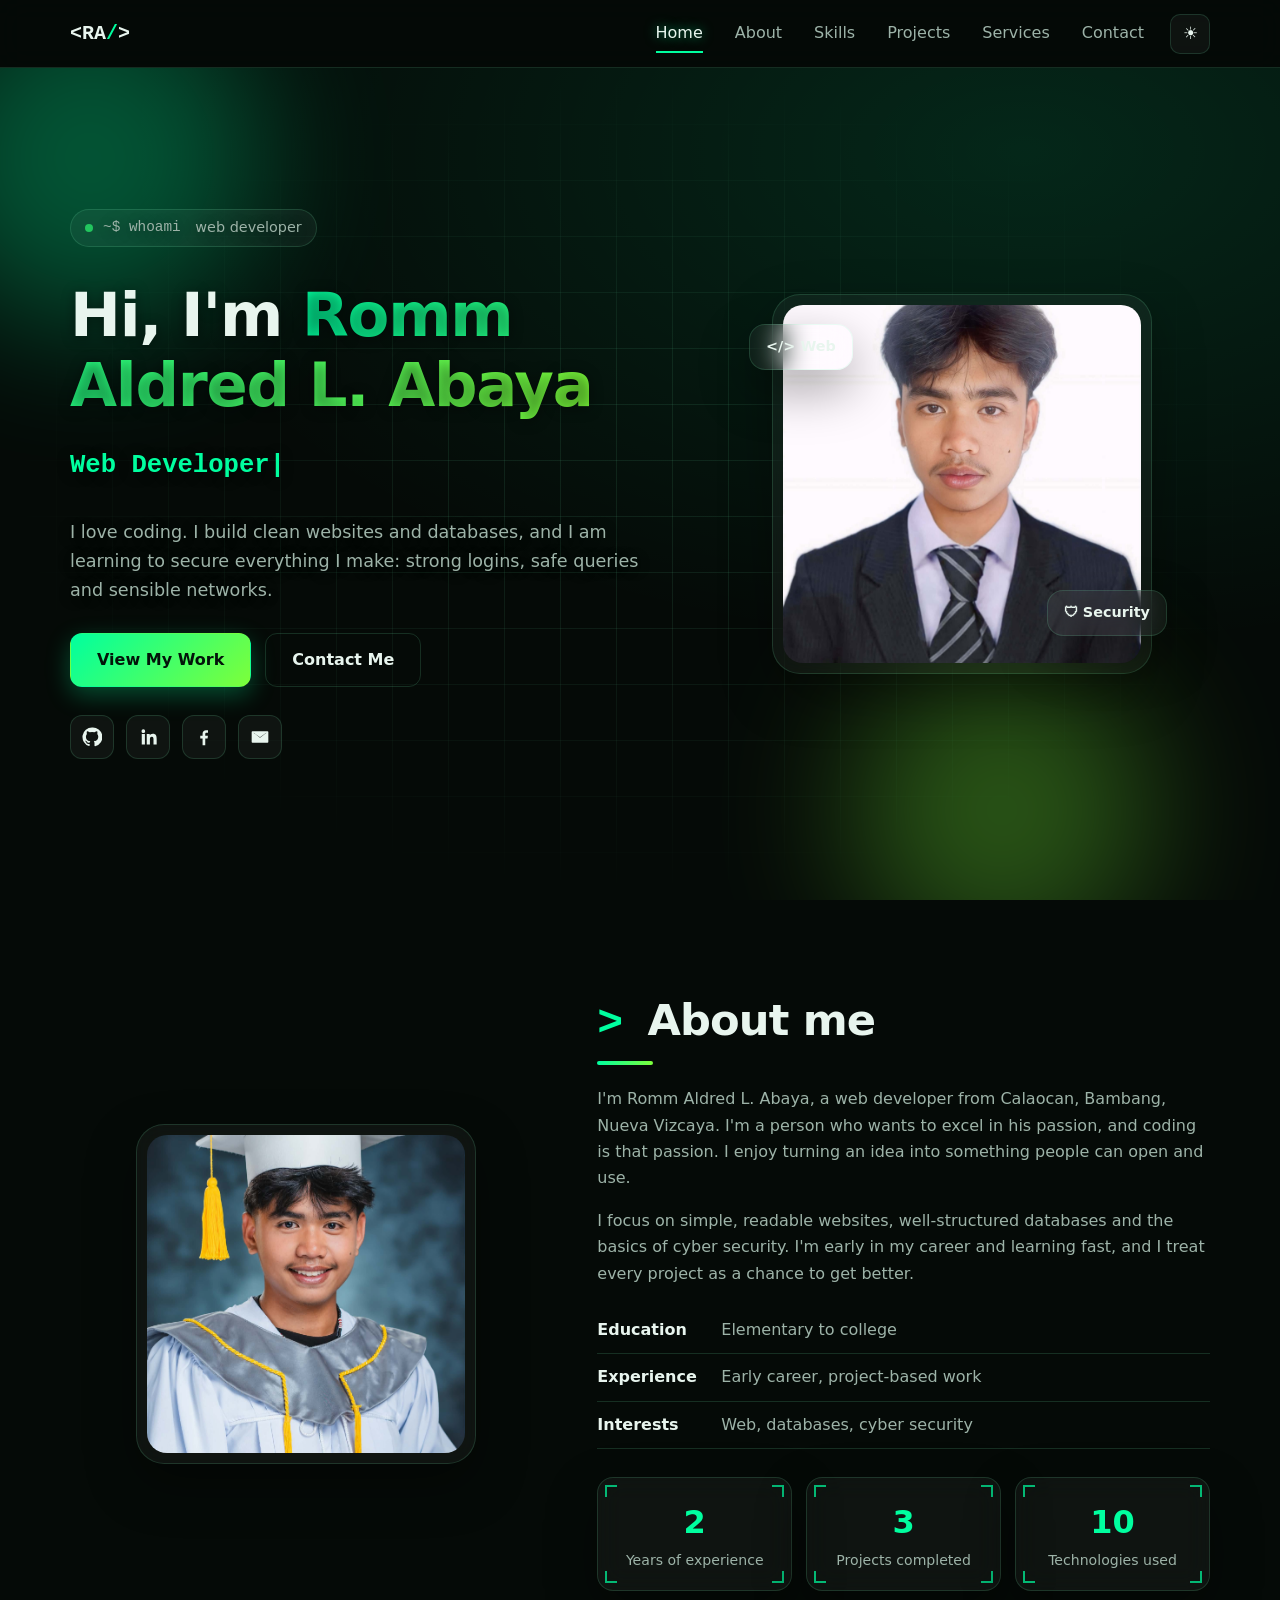
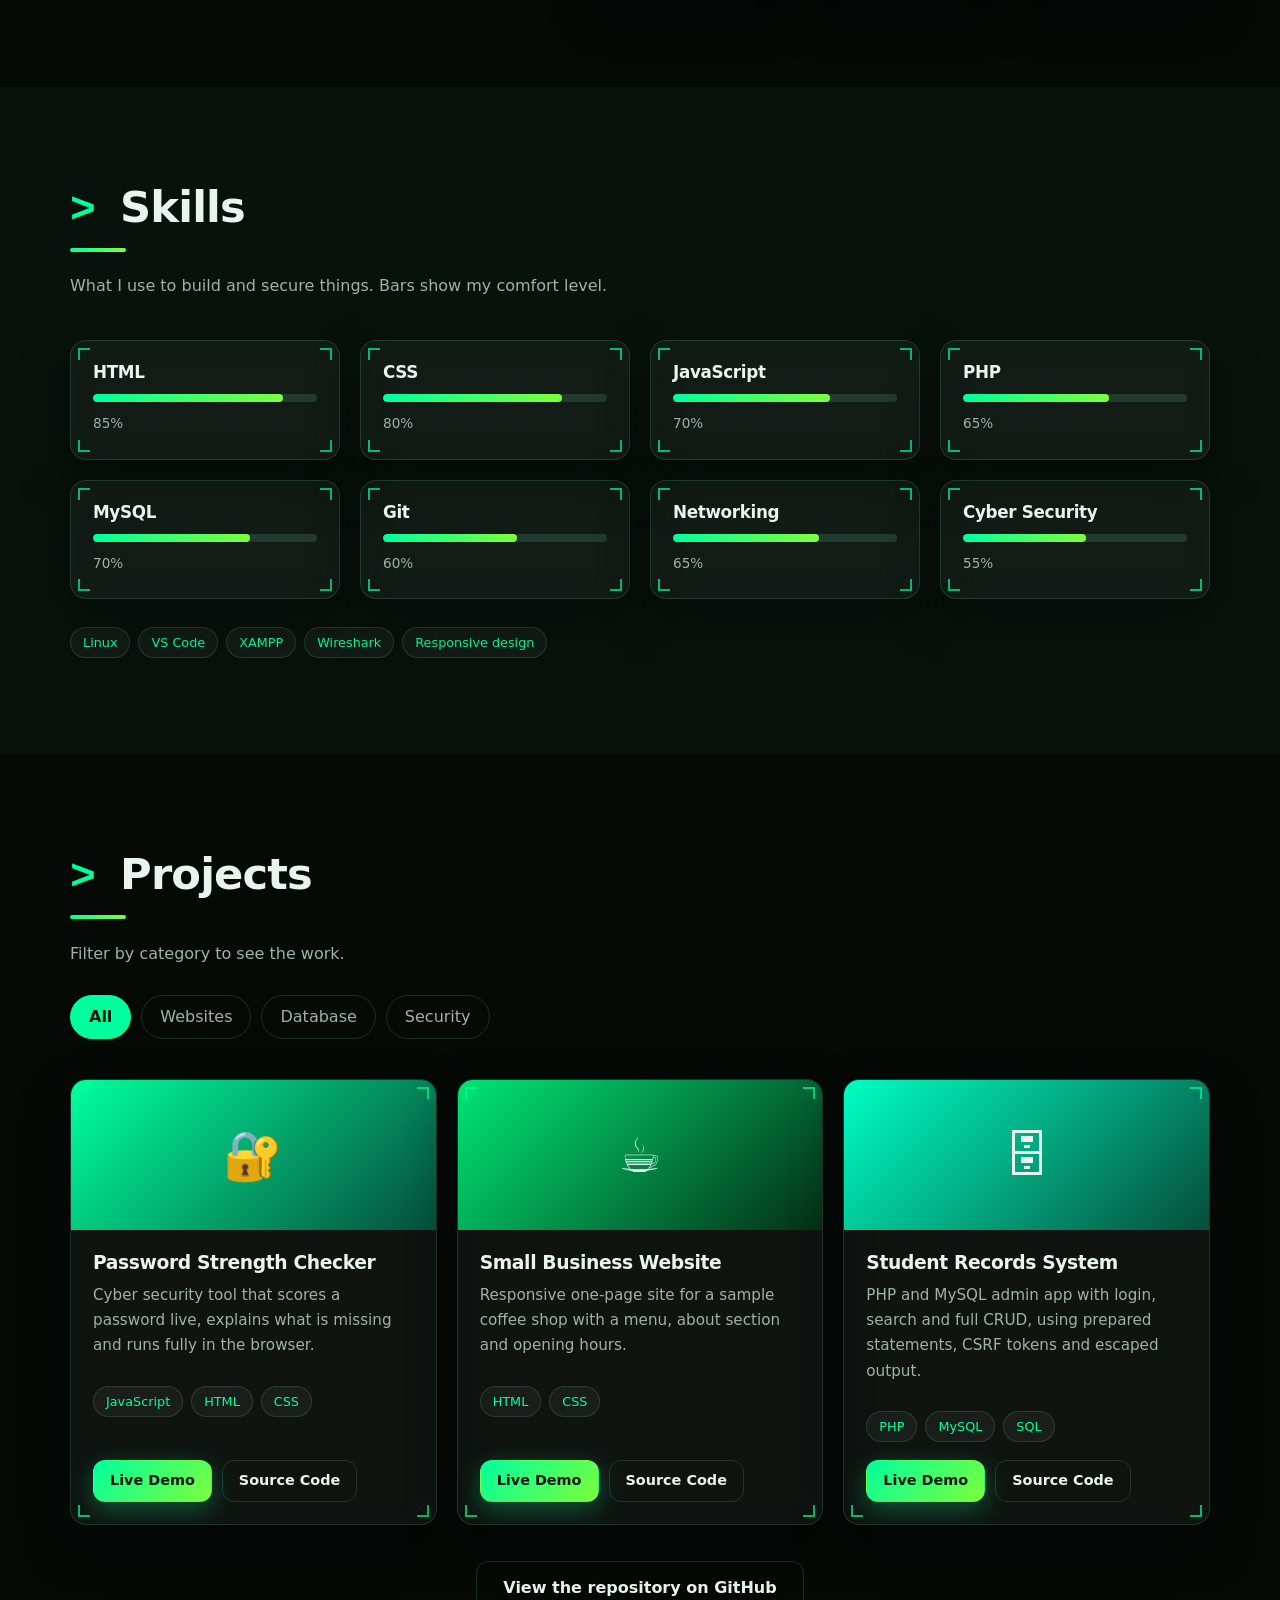
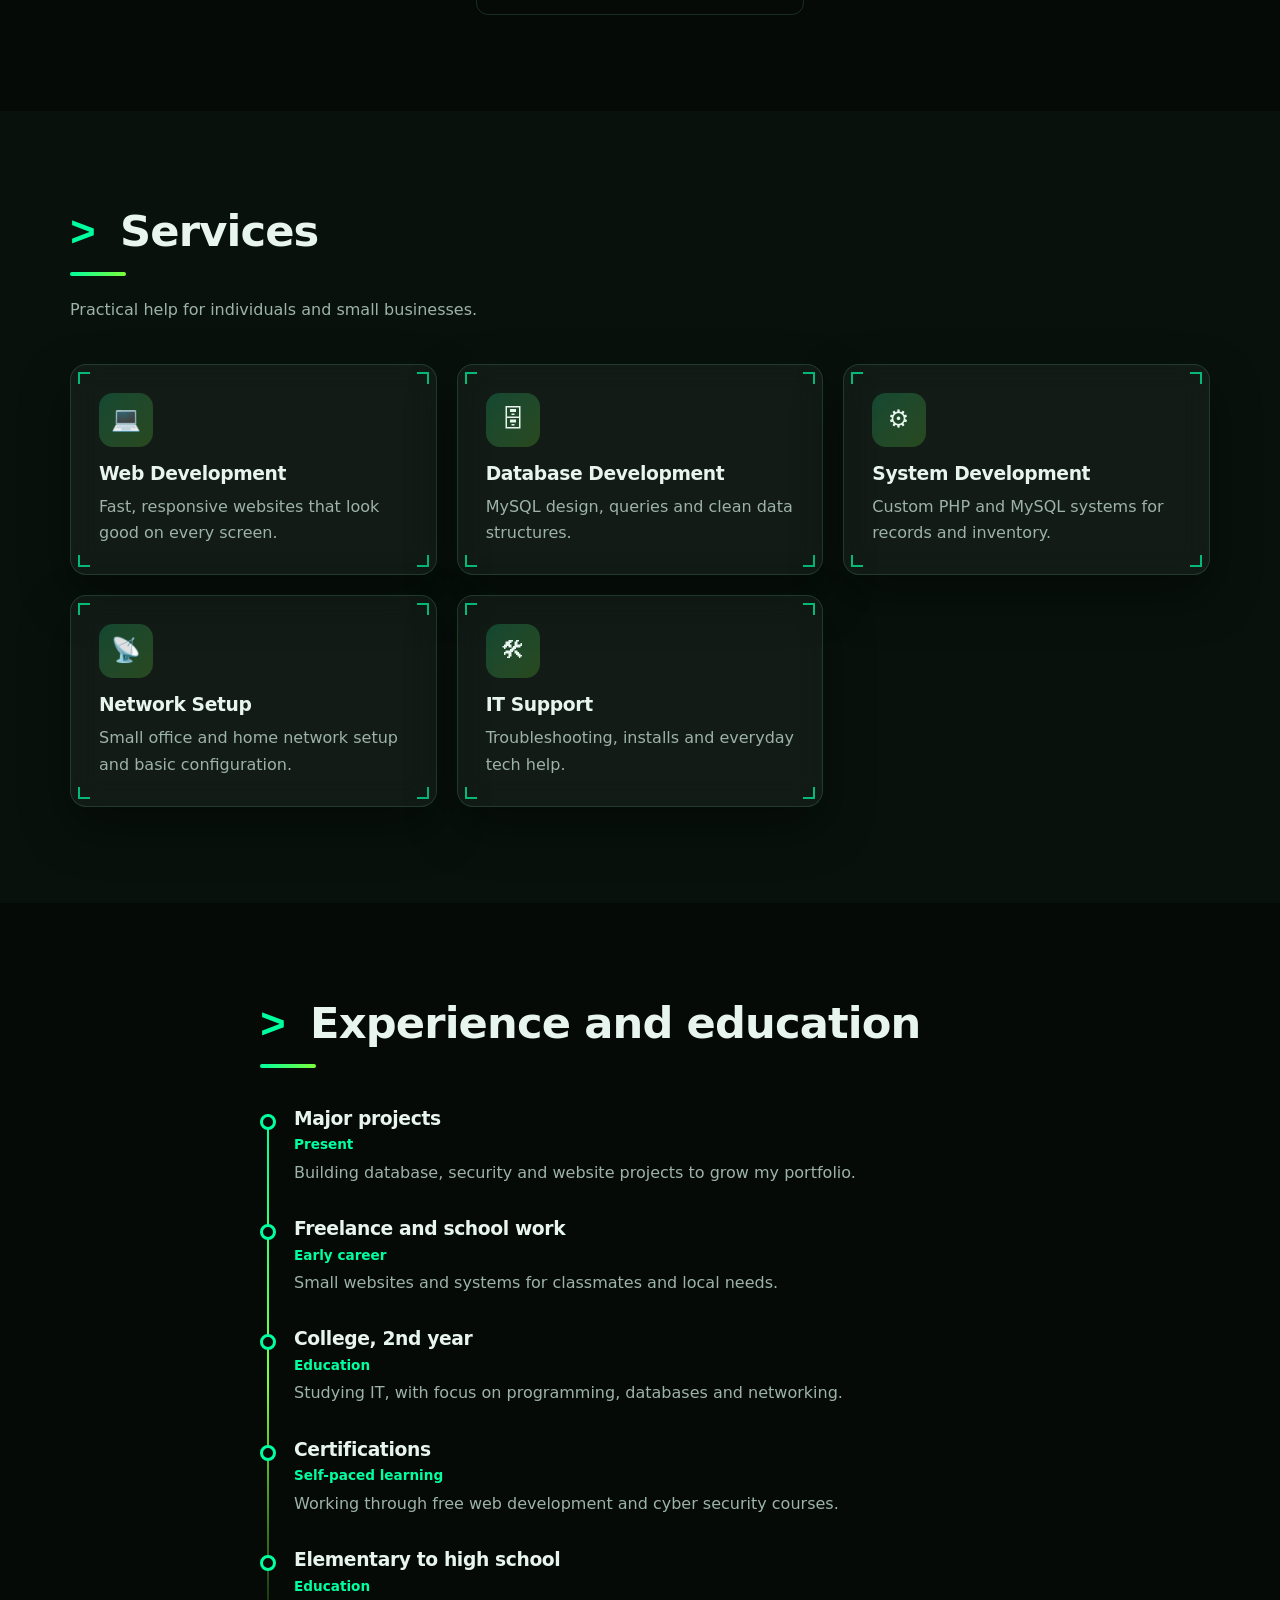
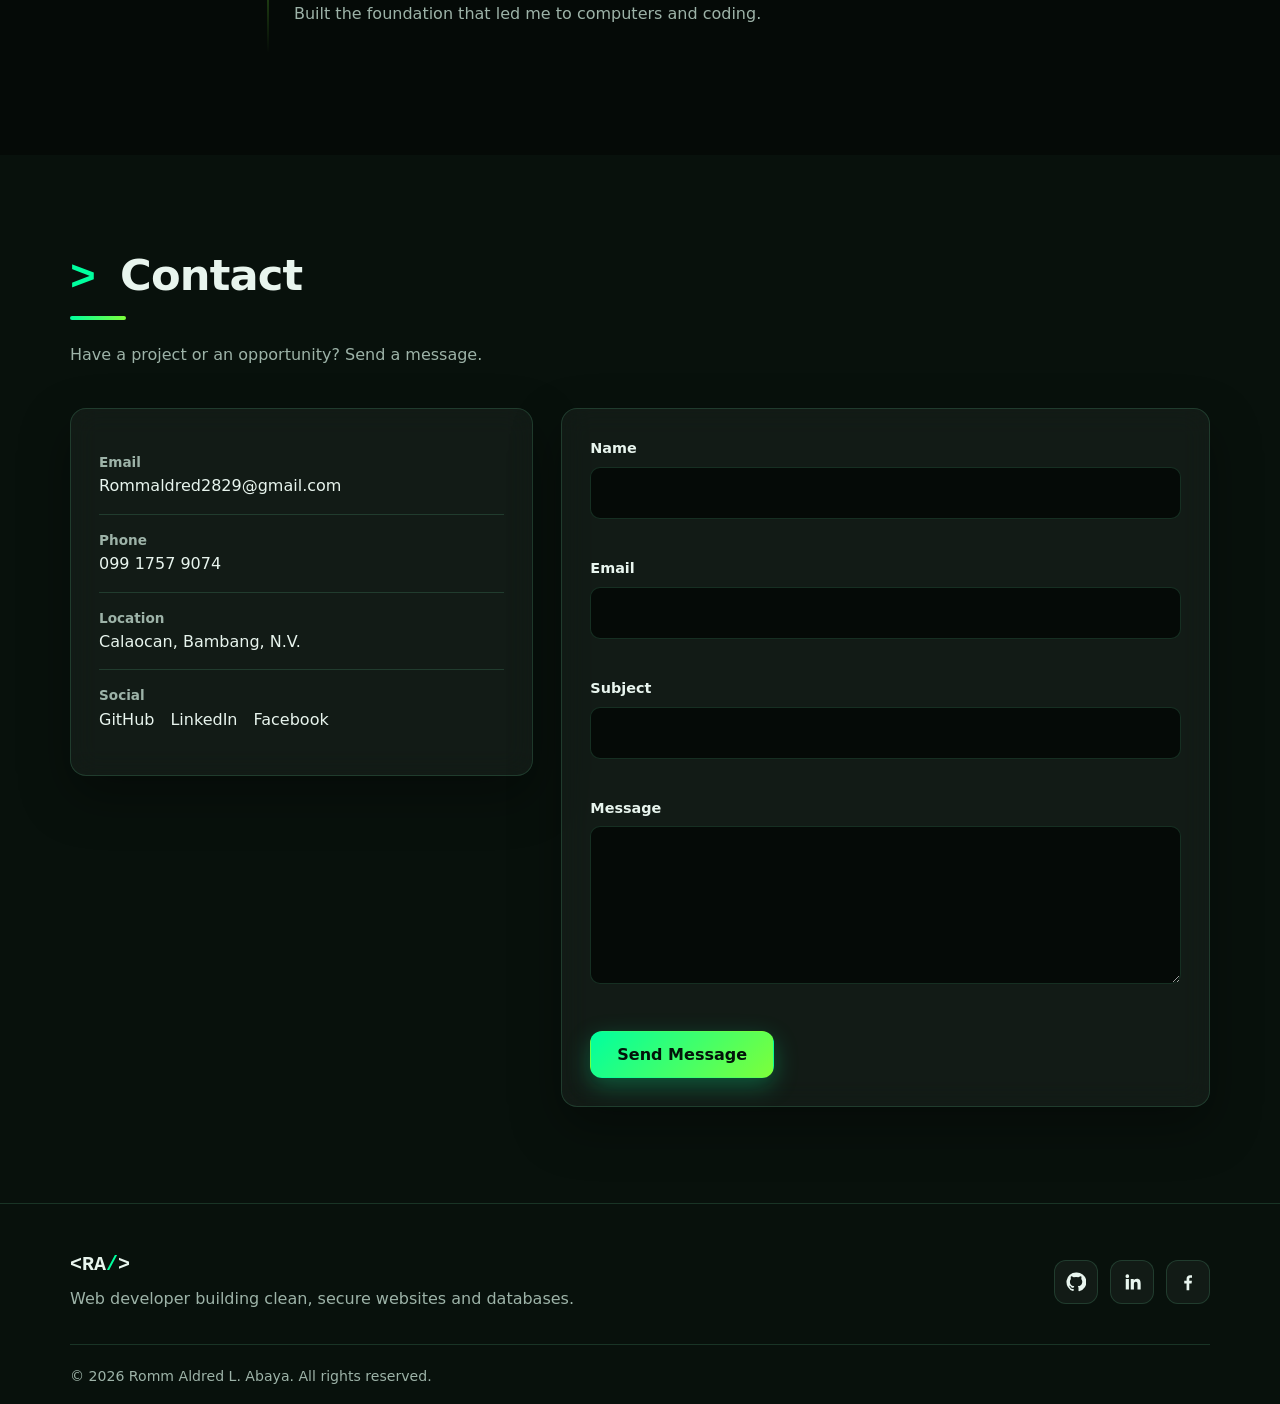
<file: index.html>
<!DOCTYPE html>
<html lang="en" data-theme="dark">
<head>
<meta charset="UTF-8">
<meta name="viewport" content="width=device-width, initial-scale=1">
<title>Romm Aldred L. Abaya | Web Developer</title>
<meta name="description" content="Portfolio of Romm Aldred L. Abaya, a web developer building websites, databases and secure systems.">
<link rel="icon" href="assets/icons/favicon.svg" type="image/svg+xml">
<link rel="stylesheet" href="style.css">
</head>
<body>
<a class="skip-link" href="#main">Skip to content</a>

<header class="nav" id="nav">
  <div class="container nav__inner">
    <a href="#home" class="logo" aria-label="Romm Aldred L. Abaya, home">&lt;RA<span>/</span>&gt;</a>
    <nav id="menu" class="nav__menu" aria-label="Main">
      <a href="#home" class="nav__link">Home</a>
      <a href="#about" class="nav__link">About</a>
      <a href="#skills" class="nav__link">Skills</a>
      <a href="#projects" class="nav__link">Projects</a>
      <a href="#services" class="nav__link">Services</a>
      <a href="#contact" class="nav__link">Contact</a>
    </nav>
    <button class="icon-btn" id="themeToggle" type="button" aria-label="Switch to light mode">☀</button>
    <button class="icon-btn nav__burger" id="burger" type="button" aria-label="Open menu" aria-expanded="false" aria-controls="menu"><span></span><span></span><span></span></button>
  </div>
</header>

<main id="main">
<section id="home" class="hero">
  <div class="orb orb--1" aria-hidden="true"></div>
  <div class="orb orb--2" aria-hidden="true"></div>
  <div class="grid-bg" aria-hidden="true"></div>
  <div class="container hero__inner">
    <div class="hero__text">
      <p class="badge"><span class="dot"></span> <span class="mono">~$ whoami</span> &nbsp;web developer</p>
      <h1>Hi, I'm <span class="grad">Romm Aldred L. Abaya</span></h1>
      <p class="hero__role"><span id="typed" aria-live="off"></span><span class="caret" aria-hidden="true">|</span></p>
      <p class="hero__lead">I love coding. I build clean websites and databases, and I am learning to secure everything I make: strong logins, safe queries and sensible networks.</p>
      <div class="hero__cta">
        <a href="#projects" class="btn btn--primary">View My Work</a>
        <a href="#contact" class="btn btn--ghost">Contact Me</a>
      </div>
      <ul class="social" aria-label="Social links">
        <li><a href="https://github.com" data-gh="" target="_blank" rel="noopener" aria-label="GitHub"><svg viewBox="0 0 24 24"><path d="M12 .5a11.5 11.5 0 0 0-3.6 22.4c.6.1.8-.3.8-.6v-2c-3.2.7-3.9-1.4-3.9-1.4-.5-1.3-1.3-1.7-1.3-1.7-1-.7.1-.7.1-.7 1.2.1 1.8 1.2 1.8 1.2 1 1.8 2.7 1.3 3.4 1 .1-.8.4-1.3.7-1.6-2.6-.3-5.3-1.3-5.3-5.7 0-1.3.5-2.3 1.2-3.1-.1-.3-.5-1.5.1-3.1 0 0 1-.3 3.2 1.2a11 11 0 0 1 5.8 0c2.2-1.5 3.2-1.2 3.2-1.2.6 1.6.2 2.8.1 3.1.8.8 1.2 1.8 1.2 3.1 0 4.4-2.7 5.4-5.3 5.7.4.4.8 1.1.8 2.2v3.2c0 .3.2.7.8.6A11.5 11.5 0 0 0 12 .5z"/></svg></a></li>
        <li><a href="https://linkedin.com" target="_blank" rel="noopener" aria-label="LinkedIn"><svg viewBox="0 0 24 24"><path d="M4.5 8.5h3.8V21H4.5zM6.4 2.8a2.2 2.2 0 1 1 0 4.4 2.2 2.2 0 0 1 0-4.4zM10.5 8.5h3.6v1.7c.5-1 1.8-2 3.7-2 3.9 0 4.6 2.6 4.6 5.9V21h-3.8v-6.1c0-1.5 0-3.3-2-3.3s-2.3 1.6-2.3 3.2V21h-3.8z"/></svg></a></li>
        <li><a href="https://facebook.com" target="_blank" rel="noopener" aria-label="Facebook"><svg viewBox="0 0 24 24"><path d="M13.5 22v-8.2h2.8l.4-3.3h-3.2V8.4c0-.9.3-1.6 1.6-1.6h1.7V3.9c-.3 0-1.3-.1-2.4-.1-2.4 0-4.1 1.5-4.1 4.2v2.5H7.5v3.3h2.8V22z"/></svg></a></li>
        <li><a href="mailto:Rommaldred2829@gmail.com" aria-label="Email"><svg viewBox="0 0 24 24"><path d="M3 5h18a1 1 0 0 1 1 1v12a1 1 0 0 1-1 1H3a1 1 0 0 1-1-1V6a1 1 0 0 1 1-1zm9 7.2L4.5 7v.1L12 13l7.5-5.9V7z"/></svg></a></li>
      </ul>
    </div>
    <div class="hero__media">
      <div class="avatar glass"><img src="assets/images/image1/rm.jpg" alt="Illustrated portrait of Romm Aldred L. Abaya" width="400" height="400"></div>
      <div class="chip glass chip--a">&lt;/&gt; Web</div>
      <div class="chip glass chip--b">🛡 Security</div>
    </div>
  </div>
</section>

<section id="about" class="section">
  <div class="container about">
    <div class="about__media reveal reveal--left">
      <div class="avatar glass"><img src="assets/images/image2/rom.jpg" alt="Profile picture of Romm Aldred L. Abaya" width="400" height="400" loading="lazy"></div>
    </div>
    <div class="reveal reveal--right">
      <h2 class="title">About me</h2>
      <p>I'm Romm Aldred L. Abaya, a web developer from Calaocan, Bambang, Nueva Vizcaya. I'm a person who wants to excel in his passion, and coding is that passion. I enjoy turning an idea into something people can open and use.</p>
      <p>I focus on simple, readable websites, well-structured databases and the basics of cyber security. I'm early in my career and learning fast, and I treat every project as a chance to get better.</p>
      <ul class="facts">
        <li><strong>Education</strong> Elementary to college</li>
        <li><strong>Experience</strong> Early career, project-based work</li>
        <li><strong>Interests</strong> Web, databases, cyber security</li>
      </ul>
      <div class="stats">
        <div class="stat glass"><span class="stat__n" data-count="2" data-suffix="+">0</span><span>Years of experience</span></div>
        <div class="stat glass"><span class="stat__n" data-count="3">0</span><span>Projects completed</span></div>
        <div class="stat glass"><span class="stat__n" data-count="10" data-suffix="+">0</span><span>Technologies used</span></div>
      </div>
    </div>
  </div>
</section>

<section id="skills" class="section section--alt">
  <div class="container">
    <h2 class="title reveal">Skills</h2>
    <p class="lead reveal">What I use to build and secure things. Bars show my comfort level.</p>
    <div class="cards cards--skills">
      <article class="skill glass reveal"><h3>HTML</h3><div class="bar" role="progressbar" aria-valuenow="85" aria-valuemin="0" aria-valuemax="100" aria-label="HTML"><i style="--w:85%"></i></div><span>85%</span></article>
      <article class="skill glass reveal"><h3>CSS</h3><div class="bar" role="progressbar" aria-valuenow="80" aria-valuemin="0" aria-valuemax="100" aria-label="CSS"><i style="--w:80%"></i></div><span>80%</span></article>
      <article class="skill glass reveal"><h3>JavaScript</h3><div class="bar" role="progressbar" aria-valuenow="70" aria-valuemin="0" aria-valuemax="100" aria-label="JavaScript"><i style="--w:70%"></i></div><span>70%</span></article>
      <article class="skill glass reveal"><h3>PHP</h3><div class="bar" role="progressbar" aria-valuenow="65" aria-valuemin="0" aria-valuemax="100" aria-label="PHP"><i style="--w:65%"></i></div><span>65%</span></article>
      <article class="skill glass reveal"><h3>MySQL</h3><div class="bar" role="progressbar" aria-valuenow="70" aria-valuemin="0" aria-valuemax="100" aria-label="MySQL"><i style="--w:70%"></i></div><span>70%</span></article>
      <article class="skill glass reveal"><h3>Git</h3><div class="bar" role="progressbar" aria-valuenow="60" aria-valuemin="0" aria-valuemax="100" aria-label="Git"><i style="--w:60%"></i></div><span>60%</span></article>
      <article class="skill glass reveal"><h3>Networking</h3><div class="bar" role="progressbar" aria-valuenow="65" aria-valuemin="0" aria-valuemax="100" aria-label="Networking"><i style="--w:65%"></i></div><span>65%</span></article>
      <article class="skill glass reveal"><h3>Cyber Security</h3><div class="bar" role="progressbar" aria-valuenow="55" aria-valuemin="0" aria-valuemax="100" aria-label="Cyber Security"><i style="--w:55%"></i></div><span>55%</span></article>
    </div>
    <ul class="tags reveal" aria-label="Other tools"><li>Linux</li><li>VS Code</li><li>XAMPP</li><li>Wireshark</li><li>Responsive design</li></ul>
  </div>
</section>

<section id="projects" class="section">
  <div class="container">
    <h2 class="title reveal">Projects</h2>
    <p class="lead reveal">Filter by category to see the work.</p>
    <div class="filters reveal" role="group" aria-label="Filter projects">
      <button class="filter is-active" type="button" data-filter="all" aria-pressed="true">All</button>
      <button class="filter" type="button" data-filter="web" aria-pressed="false">Websites</button>
      <button class="filter" type="button" data-filter="database" aria-pressed="false">Database</button>
      <button class="filter" type="button" data-filter="security" aria-pressed="false">Security</button>
    </div>
    <div class="cards cards--projects" id="projectGrid">
      <article class="project glass" data-category="security">
        <div class="project__img p1" role="img" aria-label="Lock icon on a green gradient">🔐</div>
        <div class="project__body"><h3>Password Strength Checker</h3><p>Cyber security tool that scores a password live, explains what is missing and runs fully in the browser.</p>
        <ul class="tags"><li>JavaScript</li><li>HTML</li><li>CSS</li></ul>
        <div class="project__links"><a href="projects/password-checker/" class="btn btn--sm btn--primary">Live Demo</a><a href="#" data-gh="projects/password-checker" class="btn btn--sm btn--ghost js-soon">Source Code</a></div></div>
      </article>
      <article class="project glass" data-category="web">
        <div class="project__img p3" role="img" aria-label="Coffee cup icon on a green gradient">☕</div>
        <div class="project__body"><h3>Small Business Website</h3><p>Responsive one-page site for a sample coffee shop with a menu, about section and opening hours.</p>
        <ul class="tags"><li>HTML</li><li>CSS</li></ul>
        <div class="project__links"><a href="projects/business-website/" class="btn btn--sm btn--primary">Live Demo</a><a href="#" data-gh="projects/business-website" class="btn btn--sm btn--ghost js-soon">Source Code</a></div></div>
      </article>
      <article class="project glass" data-category="database">
        <div class="project__img p5" role="img" aria-label="Database icon on a green gradient">🗄</div>
        <div class="project__body"><h3>Student Records System</h3><p>PHP and MySQL admin app with login, search and full CRUD, using prepared statements, CSRF tokens and escaped output.</p>
        <ul class="tags"><li>PHP</li><li>MySQL</li><li>SQL</li></ul>
        <div class="project__links"><a href="#" class="btn btn--sm btn--primary js-soon">Live Demo</a><a href="#" data-gh="projects/student-records" class="btn btn--sm btn--ghost js-soon">Source Code</a></div></div>
      </article>
    </div>
    <div id="repoSection" hidden>
      <h3 class="repo-title">Latest on GitHub</h3>
      <div class="cards cards--repos" id="repoList" aria-live="polite"></div>
    </div>
    <p class="repo-cta reveal"><a class="btn btn--ghost" href="https://github.com" data-gh="" target="_blank" rel="noopener">View the repository on GitHub</a></p>
  </div>
</section>

<section id="services" class="section section--alt">
  <div class="container">
    <h2 class="title reveal">Services</h2>
    <p class="lead reveal">Practical help for individuals and small businesses.</p>
    <div class="cards cards--services">
      <article class="service glass reveal"><span class="service__ico" aria-hidden="true">💻</span><h3>Web Development</h3><p>Fast, responsive websites that look good on every screen.</p></article>
      <article class="service glass reveal"><span class="service__ico" aria-hidden="true">🗄</span><h3>Database Development</h3><p>MySQL design, queries and clean data structures.</p></article>
      <article class="service glass reveal"><span class="service__ico" aria-hidden="true">⚙</span><h3>System Development</h3><p>Custom PHP and MySQL systems for records and inventory.</p></article>
      <article class="service glass reveal"><span class="service__ico" aria-hidden="true">📡</span><h3>Network Setup</h3><p>Small office and home network setup and basic configuration.</p></article>
      <article class="service glass reveal"><span class="service__ico" aria-hidden="true">🛠</span><h3>IT Support</h3><p>Troubleshooting, installs and everyday tech help.</p></article>
    </div>
  </div>
</section>

<section id="experience" class="section">
  <div class="container container--narrow">
    <h2 class="title reveal">Experience and education</h2>
    <ol class="timeline">
      <li class="reveal"><span class="timeline__dot" aria-hidden="true"></span><h3>Major projects</h3><p class="meta">Present</p><p>Building database, security and website projects to grow my portfolio.</p></li>
      <li class="reveal"><span class="timeline__dot" aria-hidden="true"></span><h3>Freelance and school work</h3><p class="meta">Early career</p><p>Small websites and systems for classmates and local needs.</p></li>
      <li class="reveal"><span class="timeline__dot" aria-hidden="true"></span><h3>College, 2nd year</h3><p class="meta">Education</p><p>Studying IT, with focus on programming, databases and networking.</p></li>
      <li class="reveal"><span class="timeline__dot" aria-hidden="true"></span><h3>Certifications</h3><p class="meta">Self-paced learning</p><p>Working through free web development and cyber security courses.</p></li>
      <li class="reveal"><span class="timeline__dot" aria-hidden="true"></span><h3>Elementary to high school</h3><p class="meta">Education</p><p>Built the foundation that led me to computers and coding.</p></li>
    </ol>
  </div>
</section>

<section id="contact" class="section section--alt">
  <div class="container">
    <h2 class="title reveal">Contact</h2>
    <p class="lead reveal">Have a project or an opportunity? Send a message.</p>
    <div class="contact">
      <ul class="contact__info glass reveal reveal--left">
        <li><strong>Email</strong><a href="mailto:Rommaldred2829@gmail.com">Rommaldred2829@gmail.com</a></li>
        <li><strong>Phone</strong><a href="tel:09917579074">099 1757 9074</a></li>
        <li><strong>Location</strong><span>Calaocan, Bambang, N.V.</span></li>
        <li><strong>Social</strong><span class="contact__social"><a href="https://github.com" data-gh="" target="_blank" rel="noopener">GitHub</a><a href="https://linkedin.com" target="_blank" rel="noopener">LinkedIn</a><a href="https://facebook.com" target="_blank" rel="noopener">Facebook</a></span></li>
      </ul>
      <form id="contactForm" class="form glass reveal reveal--right" novalidate>
        <div class="field"><label for="name">Name</label><input id="name" name="name" type="text" autocomplete="name" aria-describedby="name-err"><small class="err" id="name-err" role="alert"></small></div>
        <div class="field"><label for="email">Email</label><input id="email" name="email" type="email" autocomplete="email" aria-describedby="email-err"><small class="err" id="email-err" role="alert"></small></div>
        <div class="field"><label for="subject">Subject</label><input id="subject" name="subject" type="text" aria-describedby="subject-err"><small class="err" id="subject-err" role="alert"></small></div>
        <div class="field"><label for="message">Message</label><textarea id="message" name="message" rows="5" aria-describedby="message-err"></textarea><small class="err" id="message-err" role="alert"></small></div>
        <button class="btn btn--primary" type="submit">Send Message</button>
      </form>
    </div>
  </div>
</section>
</main>

<footer class="footer">
  <div class="container footer__inner">
    <div><a href="#home" class="logo">&lt;RA<span>/</span>&gt;</a><p>Web developer building clean, secure websites and databases.</p></div>
    <ul class="social" aria-label="Social links">
      <li><a href="https://github.com" data-gh="" target="_blank" rel="noopener" aria-label="GitHub"><svg viewBox="0 0 24 24"><path d="M12 .5a11.5 11.5 0 0 0-3.6 22.4c.6.1.8-.3.8-.6v-2c-3.2.7-3.9-1.4-3.9-1.4-.5-1.3-1.3-1.7-1.3-1.7-1-.7.1-.7.1-.7 1.2.1 1.8 1.2 1.8 1.2 1 1.8 2.7 1.3 3.4 1 .1-.8.4-1.3.7-1.6-2.6-.3-5.3-1.3-5.3-5.7 0-1.3.5-2.3 1.2-3.1-.1-.3-.5-1.5.1-3.1 0 0 1-.3 3.2 1.2a11 11 0 0 1 5.8 0c2.2-1.5 3.2-1.2 3.2-1.2.6 1.6.2 2.8.1 3.1.8.8 1.2 1.8 1.2 3.1 0 4.4-2.7 5.4-5.3 5.7.4.4.8 1.1.8 2.2v3.2c0 .3.2.7.8.6A11.5 11.5 0 0 0 12 .5z"/></svg></a></li>
      <li><a href="https://linkedin.com" target="_blank" rel="noopener" aria-label="LinkedIn"><svg viewBox="0 0 24 24"><path d="M4.5 8.5h3.8V21H4.5zM6.4 2.8a2.2 2.2 0 1 1 0 4.4 2.2 2.2 0 0 1 0-4.4zM10.5 8.5h3.6v1.7c.5-1 1.8-2 3.7-2 3.9 0 4.6 2.6 4.6 5.9V21h-3.8v-6.1c0-1.5 0-3.3-2-3.3s-2.3 1.6-2.3 3.2V21h-3.8z"/></svg></a></li>
      <li><a href="https://facebook.com" target="_blank" rel="noopener" aria-label="Facebook"><svg viewBox="0 0 24 24"><path d="M13.5 22v-8.2h2.8l.4-3.3h-3.2V8.4c0-.9.3-1.6 1.6-1.6h1.7V3.9c-.3 0-1.3-.1-2.4-.1-2.4 0-4.1 1.5-4.1 4.2v2.5H7.5v3.3h2.8V22z"/></svg></a></li>
    </ul>
    <p class="copy">&copy; <span id="year">2026</span> Romm Aldred L. Abaya. All rights reserved.</p>
  </div>
</footer>

<button id="toTop" class="to-top" type="button" aria-label="Back to top">↑</button>
<div id="toast" class="toast" role="status" aria-live="polite"></div>
<script src="script.js"></script>
</body>
</html>
</file>
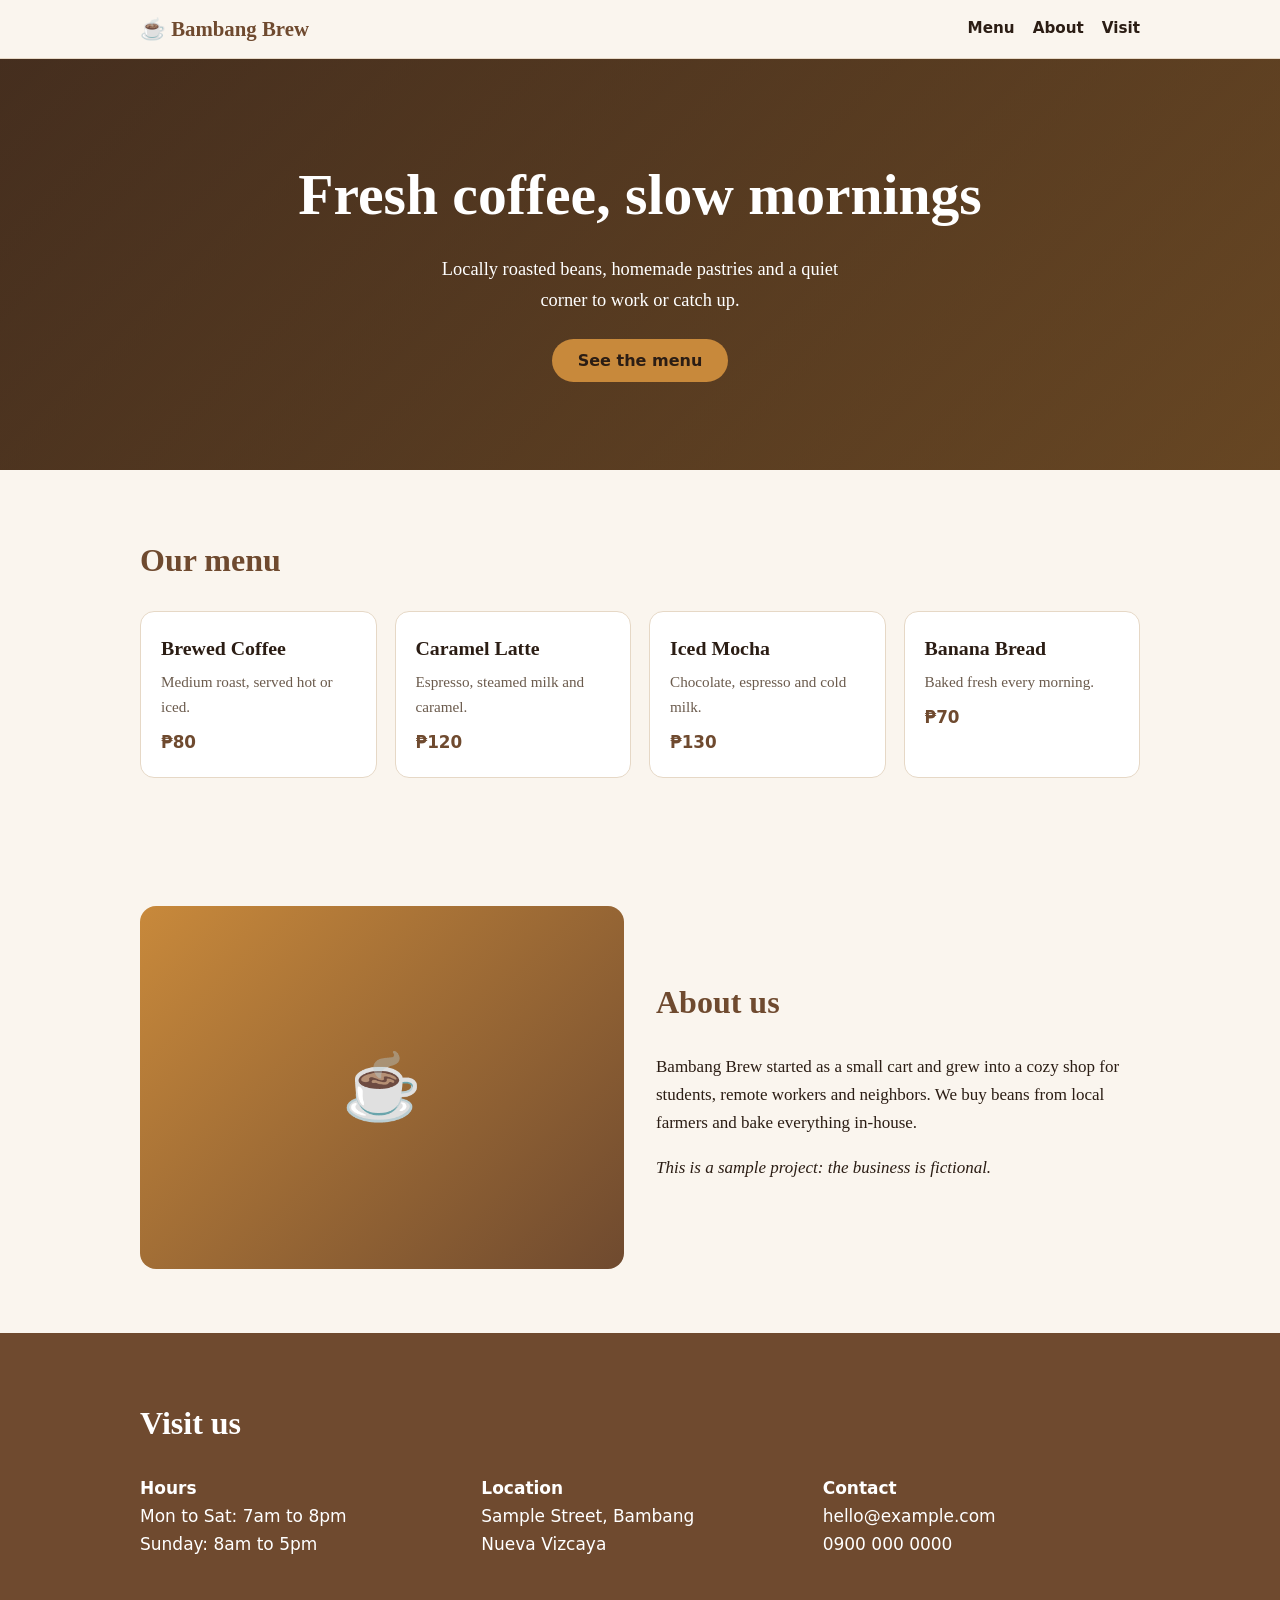
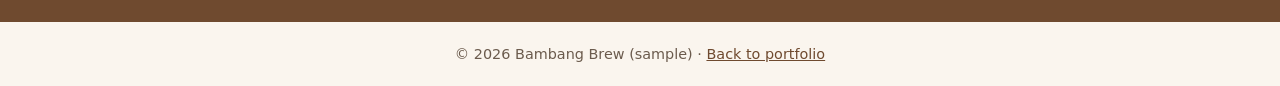
<file: projects/business-website/index.html>
<!DOCTYPE html>
<html lang="en">
<head>
<meta charset="UTF-8">
<meta name="viewport" content="width=device-width, initial-scale=1">
<title>Bambang Brew | Sample coffee shop website</title>
<meta name="description" content="Sample small business website: a fictional coffee shop.">
<style>
:root{--cream:#faf5ee;--ink:#2b1d14;--brown:#6f4a2f;--gold:#c8893b;--card:#fff}
*{box-sizing:border-box}
html{scroll-behavior:smooth}
body{margin:0;background:var(--cream);color:var(--ink);font:17px/1.65 Georgia,"Times New Roman",serif}
a{color:inherit}
.wrap{width:min(1000px,100% - 32px);margin-inline:auto}
header{position:sticky;top:0;background:rgba(250,245,238,.95);border-bottom:1px solid #e6d8c6;z-index:10}
header .wrap{display:flex;flex-wrap:wrap;align-items:center;justify-content:space-between;gap:8px 20px;padding:12px 0}
.brand{font-weight:700;font-size:1.3rem;text-decoration:none;color:var(--brown)}
nav{display:flex;gap:18px;font:600 .95rem system-ui,sans-serif}
nav a{text-decoration:none;padding:4px 0;border-bottom:2px solid transparent}
nav a:hover,nav a:focus-visible{border-color:var(--gold);outline:none}
.hero{padding:88px 0;text-align:center;background:linear-gradient(rgba(43,29,20,.62),rgba(43,29,20,.62)),linear-gradient(135deg,#6f4a2f,#c8893b);color:#fff}
.hero h1{font-size:clamp(2.2rem,6vw,3.6rem);margin:0 0 12px}
.hero p{max-width:46ch;margin:0 auto 24px;font-size:1.15rem}
.btn{display:inline-block;padding:12px 26px;border-radius:99px;background:var(--gold);color:#2b1d14;font:700 1rem system-ui,sans-serif;text-decoration:none;transition:transform .2s}
.btn:hover{transform:translateY(-3px)}
section{padding:64px 0}
h2{font-size:2rem;margin:0 0 24px;color:var(--brown)}
.menu{display:grid;grid-template-columns:repeat(auto-fit,minmax(220px,1fr));gap:18px}
.item{background:var(--card);border:1px solid #e6d8c6;border-radius:14px;padding:20px}
.item h3{margin:0 0 4px}
.item p{margin:0 0 10px;color:#6b5b4d;font-size:.95rem}
.price{font:700 1.05rem system-ui,sans-serif;color:var(--brown)}
.about{display:grid;grid-template-columns:1fr 1fr;gap:32px;align-items:center}
.photo{aspect-ratio:4/3;border-radius:16px;background:linear-gradient(135deg,#c8893b,#6f4a2f);display:grid;place-items:center;font-size:4rem}
.info{background:var(--brown);color:#fff}
.info h2{color:#fff}
.info .cols{display:grid;grid-template-columns:repeat(auto-fit,minmax(220px,1fr));gap:24px;font-family:system-ui,sans-serif}
footer{padding:24px 0;text-align:center;font:.9rem system-ui,sans-serif;color:#6b5b4d}
footer a{color:var(--brown)}
@media(max-width:700px){.about{grid-template-columns:1fr}.hero{padding:64px 0}}
</style>
</head>
<body>
<header>
  <div class="wrap">
    <a class="brand" href="#top">&#9749; Bambang Brew</a>
    <nav aria-label="Main"><a href="#menu">Menu</a><a href="#about">About</a><a href="#visit">Visit</a></nav>
  </div>
</header>
<main id="top">
  <div class="hero"><div class="wrap">
    <h1>Fresh coffee, slow mornings</h1>
    <p>Locally roasted beans, homemade pastries and a quiet corner to work or catch up.</p>
    <a class="btn" href="#menu">See the menu</a>
  </div></div>

  <section id="menu"><div class="wrap">
    <h2>Our menu</h2>
    <div class="menu">
      <article class="item"><h3>Brewed Coffee</h3><p>Medium roast, served hot or iced.</p><span class="price">&#8369;80</span></article>
      <article class="item"><h3>Caramel Latte</h3><p>Espresso, steamed milk and caramel.</p><span class="price">&#8369;120</span></article>
      <article class="item"><h3>Iced Mocha</h3><p>Chocolate, espresso and cold milk.</p><span class="price">&#8369;130</span></article>
      <article class="item"><h3>Banana Bread</h3><p>Baked fresh every morning.</p><span class="price">&#8369;70</span></article>
    </div>
  </div></section>

  <section id="about"><div class="wrap about">
    <div class="photo" role="img" aria-label="Illustration of a coffee cup">&#9749;</div>
    <div>
      <h2>About us</h2>
      <p>Bambang Brew started as a small cart and grew into a cozy shop for students, remote workers and neighbors. We buy beans from local farmers and bake everything in-house.</p>
      <p><em>This is a sample project: the business is fictional.</em></p>
    </div>
  </div></section>

  <section id="visit" class="info"><div class="wrap">
    <h2>Visit us</h2>
    <div class="cols">
      <div><strong>Hours</strong><br>Mon to Sat: 7am to 8pm<br>Sunday: 8am to 5pm</div>
      <div><strong>Location</strong><br>Sample Street, Bambang<br>Nueva Vizcaya</div>
      <div><strong>Contact</strong><br>hello@example.com<br>0900 000 0000</div>
    </div>
  </div></section>
</main>
<footer>&copy; 2026 Bambang Brew (sample) &middot; <a href="../../index.html">Back to portfolio</a></footer>
</body>
</html>
</file>
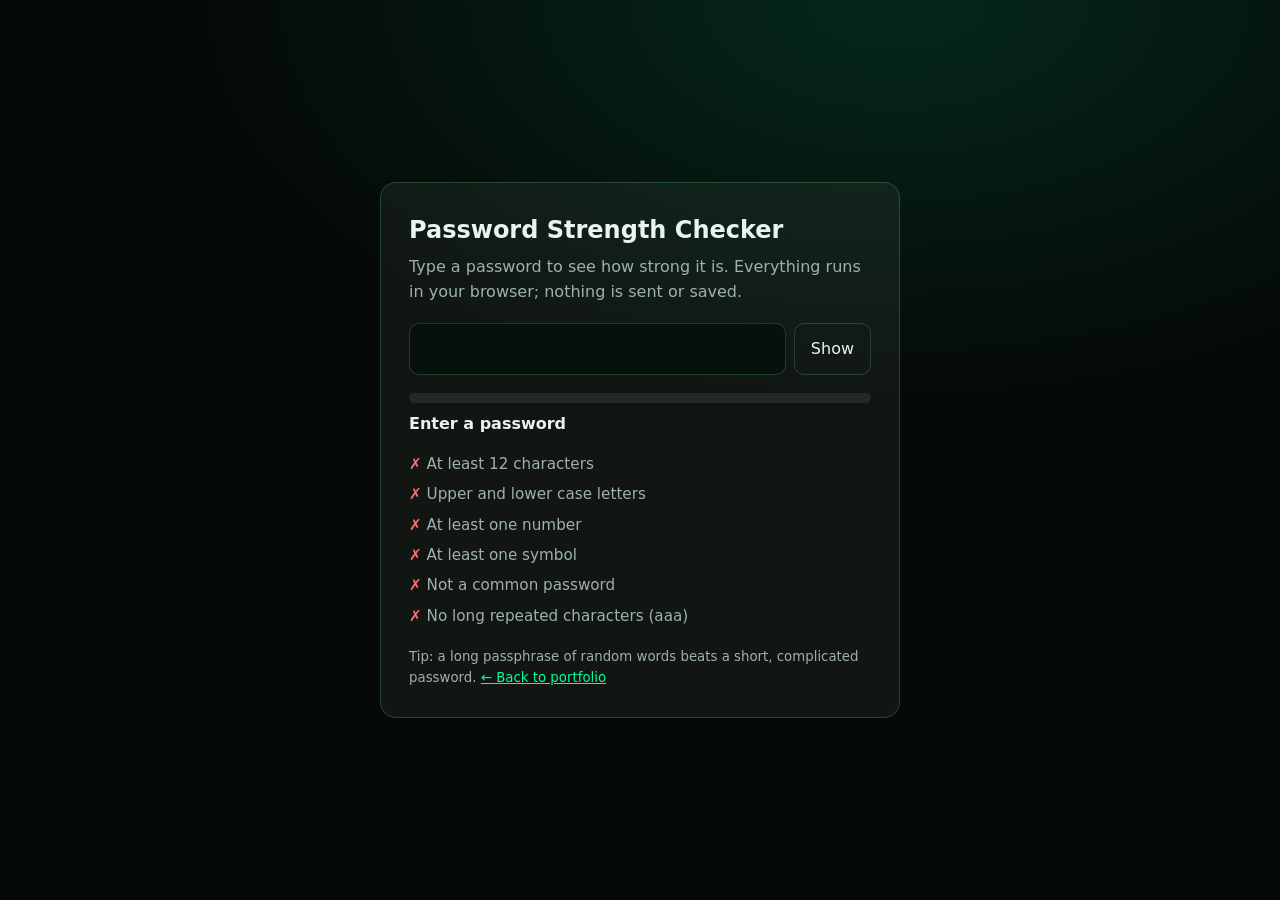
<file: projects/password-checker/index.html>
<!DOCTYPE html>
<html lang="en">
<head>
<meta charset="UTF-8">
<meta name="viewport" content="width=device-width, initial-scale=1">
<title>Password Strength Checker</title>
<style>
:root{--bg:#050a07;--card:rgba(255,255,255,.05);--bd:rgba(120,255,190,.18);--tx:#e8f5ee;--mu:#9db3a8;--ac:#00ff9f}
*{box-sizing:border-box}
body{margin:0;min-height:100vh;display:grid;place-items:center;padding:20px;background:radial-gradient(700px 400px at 70% 0,rgba(0,255,159,.12),transparent),var(--bg);color:var(--tx);font:16px/1.6 "Segoe UI",system-ui,sans-serif}
main{width:min(520px,100%);background:var(--card);border:1px solid var(--bd);border-radius:16px;padding:28px}
h1{margin:0 0 4px;font-size:1.5rem}
p{color:var(--mu);margin:0 0 18px}
.row{display:flex;gap:8px}
input{flex:1;min-width:0;padding:12px 14px;border-radius:10px;border:1px solid var(--bd);background:#07110b;color:var(--tx);font:inherit}
button{padding:0 16px;border-radius:10px;border:1px solid var(--bd);background:transparent;color:var(--tx);font:inherit;cursor:pointer}
input:focus,button:focus-visible,a:focus-visible{outline:3px solid var(--ac);outline-offset:2px}
.meter{height:10px;border-radius:8px;background:rgba(255,255,255,.08);margin:18px 0 8px;overflow:hidden}
.meter i{display:block;height:100%;width:0;transition:width .3s,background .3s}
.label{display:flex;justify-content:space-between;font-weight:600}
ul{list-style:none;padding:0;margin:16px 0 0;display:grid;gap:6px;color:var(--mu);font-size:.95rem}
li::before{content:"✗ ";color:#f87171}
li.ok{color:var(--ac)}
li.ok::before{content:"✓ ";color:var(--ac)}
a{color:var(--ac)}
small{display:block;margin-top:18px;color:var(--mu)}
</style>
</head>
<body>
<main>
  <h1>Password Strength Checker</h1>
  <p>Type a password to see how strong it is. Everything runs in your browser; nothing is sent or saved.</p>
  <div class="row">
    <input id="pw" type="password" autocomplete="off" spellcheck="false" aria-label="Password">
    <button id="show" type="button" aria-pressed="false">Show</button>
  </div>
  <div class="meter" aria-hidden="true"><i id="bar"></i></div>
  <div class="label"><span id="verdict" aria-live="polite">Enter a password</span><span id="bits"></span></div>
  <ul id="rules"></ul>
  <small>Tip: a long passphrase of random words beats a short, complicated password. <a href="../../index.html">&larr; Back to portfolio</a></small>
</main>
<script>
(() => {
  const COMMON = ['password', '123456', '12345678', 'qwerty', 'abc123', 'letmein', 'admin', 'welcome', 'iloveyou', '111111', 'dragon', 'monkey', 'football'];
  const RULES = [
    ['At least 12 characters', p => p.length >= 12],
    ['Upper and lower case letters', p => /[a-z]/.test(p) && /[A-Z]/.test(p)],
    ['At least one number', p => /\d/.test(p)],
    ['At least one symbol', p => /[^A-Za-z0-9]/.test(p)],
    ['Not a common password', p => p.length > 0 && !COMMON.some(c => p.toLowerCase().includes(c))],
    ['No long repeated characters (aaa)', p => p.length > 0 && !/(.)\1{2,}/.test(p)]
  ];
  const LEVELS = [[28, 'Very weak', '#ef4444'], [36, 'Weak', '#f97316'], [60, 'Fair', '#eab308'], [80, 'Strong', '#84cc16'], [Infinity, 'Very strong', '#00ff9f']];
  const $ = id => document.getElementById(id);
  const pw = $('pw'), list = $('rules');
  RULES.forEach(([text]) => { const li = document.createElement('li'); li.textContent = text; list.appendChild(li); });

  // Rough entropy estimate: length x log2(size of the character pool)
  const entropy = p => {
    let pool = 0;
    if (/[a-z]/.test(p)) pool += 26;
    if (/[A-Z]/.test(p)) pool += 26;
    if (/\d/.test(p)) pool += 10;
    if (/[^A-Za-z0-9]/.test(p)) pool += 33;
    return pool ? Math.round(p.length * Math.log2(pool)) : 0;
  };
  const update = () => {
    const p = pw.value, results = RULES.map(([, test]) => test(p));
    [...list.children].forEach((li, i) => li.classList.toggle('ok', results[i]));
    let bits = entropy(p);
    if (!results[4] || !results[5]) bits = Math.min(bits, 27); // common or repetitive passwords are weak whatever their length
    const [, name, color] = LEVELS.find(l => bits < l[0]);
    $('bar').style.width = p ? Math.min(100, (bits / 80) * 100) + '%' : '0';
    $('bar').style.background = color;
    $('verdict').textContent = p ? name : 'Enter a password';
    $('bits').textContent = p ? '~' + bits + ' bits' : '';
  };
  pw.addEventListener('input', update);
  $('show').addEventListener('click', e => {
    const show = pw.type === 'password';
    pw.type = show ? 'text' : 'password';
    e.target.textContent = show ? 'Hide' : 'Show';
    e.target.setAttribute('aria-pressed', show);
  });
})();
</script>
</body>
</html>
</file>
<file: style.css>
:root{--bg:#050a07;--bg2:#08110c;--surface:rgba(255,255,255,.045);--border:rgba(120,255,190,.15);--text:#e8f5ee;--muted:#9db3a8;--accent:#00ff9f;--accent2:#7dff3a;--on-accent:#03140a;--shadow:0 20px 50px rgba(0,0,0,.35);--r:16px;--nav-h:68px}
[data-theme="light"]{--bg:#f2f8f5;--bg2:#e6f0ea;--surface:rgba(255,255,255,.8);--border:rgba(5,40,25,.12);--text:#0b1f16;--muted:#41584d;--accent:#047a4a;--accent2:#3f8f0f;--on-accent:#ffffff;--shadow:0 20px 40px rgba(10,50,30,.12)}
*,*::before,*::after{box-sizing:border-box}
html{scroll-behavior:smooth;scroll-padding-top:var(--nav-h)}
body{margin:0;background:var(--bg);color:var(--text);font:16px/1.65 "Segoe UI",system-ui,-apple-system,Roboto,sans-serif;overflow-x:hidden;transition:background .3s,color .3s}
img{max-width:100%;display:block}
a{color:inherit;text-decoration:none}
ul,ol{list-style:none;margin:0;padding:0}
h1,h2,h3{line-height:1.15;margin:0 0 .5em;letter-spacing:-.02em}
p{margin:0 0 1em}
:focus-visible{outline:3px solid var(--accent);outline-offset:3px;border-radius:6px}
.skip-link{position:absolute;left:-999px;top:8px;background:var(--accent);color:var(--on-accent);padding:8px 14px;border-radius:8px;z-index:200}
.skip-link:focus{left:8px}
.container{width:min(1140px,100% - 40px);margin-inline:auto}
.container--narrow{width:min(760px,100% - 40px)}
.grad{background:linear-gradient(90deg,var(--accent),var(--accent2));-webkit-background-clip:text;background-clip:text;color:transparent}
.glass{background:var(--surface);border:1px solid var(--border);border-radius:var(--r);backdrop-filter:blur(14px);-webkit-backdrop-filter:blur(14px);box-shadow:var(--shadow)}

/* Nav */
.nav{position:sticky;top:0;z-index:100;height:var(--nav-h);background:color-mix(in srgb,var(--bg) 78%,transparent);backdrop-filter:blur(14px);-webkit-backdrop-filter:blur(14px);border-bottom:1px solid var(--border)}
.nav__inner{display:flex;align-items:center;gap:12px;height:100%}
.logo{font:700 1.25rem ui-monospace,Consolas,monospace;margin-right:auto}
.logo span{color:var(--accent)}
.nav__menu{display:flex;gap:4px}
.nav__link{position:relative;padding:8px 14px;color:var(--muted);border-radius:10px;transition:color .2s}
.nav__link::after{content:"";position:absolute;left:14px;right:14px;bottom:2px;height:2px;background:var(--accent);transform:scaleX(0);transition:transform .25s}
.nav__link:hover,.nav__link.is-active{color:var(--text)}
.nav__link.is-active::after{transform:scaleX(1)}
.icon-btn{width:40px;height:40px;display:grid;place-content:center;gap:5px;background:var(--surface);border:1px solid var(--border);border-radius:10px;color:var(--text);font-size:1.05rem;cursor:pointer;transition:transform .2s,border-color .2s}
.icon-btn:hover{border-color:var(--accent);transform:translateY(-2px)}
.nav__burger{display:none}
.nav__burger span{width:18px;height:2px;background:var(--text);transition:transform .25s,opacity .25s}
.nav__burger[aria-expanded="true"] span:nth-child(1){transform:translateY(7px) rotate(45deg)}
.nav__burger[aria-expanded="true"] span:nth-child(2){opacity:0}
.nav__burger[aria-expanded="true"] span:nth-child(3){transform:translateY(-7px) rotate(-45deg)}

/* Buttons */
.btn{display:inline-flex;align-items:center;justify-content:center;gap:8px;padding:13px 26px;border-radius:12px;font-weight:600;border:1px solid transparent;cursor:pointer;font-family:inherit;font-size:1rem;transition:transform .2s,box-shadow .2s,background .2s}
.btn:hover{transform:translateY(-3px)}
.btn:active{transform:translateY(0) scale(.98)}
.btn--primary{background:linear-gradient(135deg,var(--accent),var(--accent2));color:var(--on-accent);box-shadow:0 8px 24px color-mix(in srgb,var(--accent) 28%,transparent)}
.btn--primary:hover{box-shadow:0 12px 30px color-mix(in srgb,var(--accent) 40%,transparent)}
.btn--ghost{background:transparent;border-color:var(--border);color:var(--text)}
.btn--ghost:hover{border-color:var(--accent);background:var(--surface)}
.btn--sm{padding:8px 16px;font-size:.9rem}

/* Hero */
.hero{position:relative;min-height:calc(100vh - var(--nav-h));display:flex;align-items:center;padding:72px 0;overflow:hidden;background:radial-gradient(900px 500px at 80% 10%,color-mix(in srgb,var(--accent) 12%,transparent),transparent),var(--bg)}
.grid-bg{position:absolute;inset:0;background-image:linear-gradient(var(--border) 1px,transparent 1px),linear-gradient(90deg,var(--border) 1px,transparent 1px);background-size:56px 56px;-webkit-mask-image:radial-gradient(ellipse at center,#000 20%,transparent 70%);mask-image:radial-gradient(ellipse at center,#000 20%,transparent 70%);opacity:.6}
.orb{position:absolute;border-radius:50%;filter:blur(70px);opacity:.3;animation:float 12s ease-in-out infinite}
.orb--1{width:340px;height:340px;background:var(--accent);top:-80px;left:-80px}
.orb--2{width:300px;height:300px;background:var(--accent2);bottom:-60px;right:10%;animation-delay:-5s}
.hero__inner{position:relative;display:grid;grid-template-columns:1.2fr 1fr;gap:48px;align-items:center}
.badge{display:inline-flex;align-items:center;gap:10px;padding:6px 14px;border:1px solid var(--border);border-radius:99px;background:var(--surface);color:var(--muted);font-size:.9rem}
.dot{width:8px;height:8px;border-radius:50%;background:#22c55e;box-shadow:0 0 0 0 #22c55e;animation:pulse 2s infinite}
@keyframes pulse{70%{box-shadow:0 0 0 10px transparent}}
.hero h1{font-size:clamp(2.1rem,5vw,3.8rem);margin-top:20px}
.hero__role{font:600 clamp(1.2rem,3vw,1.6rem) ui-monospace,Consolas,monospace;color:var(--accent);min-height:1.6em}
.caret{animation:blink 1s steps(1) infinite}
@keyframes blink{50%{opacity:0}}
.hero__lead{max-width:52ch;color:var(--muted);font-size:1.1rem}
.hero__cta{display:flex;flex-wrap:wrap;gap:14px;margin:28px 0}
.social{display:flex;gap:12px}
.social a{width:44px;height:44px;display:grid;place-items:center;border:1px solid var(--border);border-radius:12px;background:var(--surface);transition:transform .2s,border-color .2s,color .2s}
.social a:hover{transform:translateY(-4px);border-color:var(--accent);color:var(--accent)}
.social svg{width:20px;height:20px;fill:currentColor}
.hero__media{position:relative;justify-self:center;width:min(380px,100%)}
.avatar{overflow:hidden;aspect-ratio:1;border-radius:28px;padding:10px}
.avatar img{width:100%;height:100%;object-fit:cover;border-radius:20px}
.chip{position:absolute;padding:10px 16px;font-weight:600;font-size:.9rem;animation:float 7s ease-in-out infinite}
.chip--a{top:8%;left:-6%}
.chip--b{bottom:10%;right:-4%;animation-delay:-3s}

/* Sections */
.section{padding:96px 0}
.section--alt{background:var(--bg2)}
.title{font-size:clamp(1.9rem,4vw,2.7rem)}
.title::after{content:"";display:block;width:56px;height:4px;margin-top:12px;border-radius:4px;background:linear-gradient(90deg,var(--accent),var(--accent2))}
.lead{color:var(--muted);max-width:60ch;margin-top:16px}
.cards{display:grid;gap:20px;margin-top:40px}

/* About */
.about{display:grid;grid-template-columns:1fr 1.3fr;gap:56px;align-items:center}
.about__media{max-width:340px;justify-self:center;width:100%}
.about p{color:var(--muted)}
.facts{margin:20px 0}
.facts li{padding:10px 0;border-bottom:1px solid var(--border);display:flex;gap:14px;flex-wrap:wrap}
.facts strong{min-width:110px;color:var(--text)}
.facts li{color:var(--muted)}
.stats{display:grid;grid-template-columns:repeat(3,1fr);gap:14px;margin-top:28px}
.stat{padding:18px 12px;text-align:center;color:var(--muted);font-size:.88rem;display:flex;flex-direction:column}
.stat__n{font-size:2rem;font-weight:700;color:var(--accent)}

/* Skills */
.cards--skills{grid-template-columns:repeat(4,1fr)}
.skill{padding:22px;transition:transform .25s,border-color .25s}
.skill:hover,.service:hover,.project:hover{transform:translateY(-6px);border-color:var(--accent)}
.skill h3{font-size:1.05rem}
.skill span{color:var(--muted);font-size:.85rem}
.bar{height:8px;background:var(--border);border-radius:8px;overflow:hidden;margin:12px 0 8px}
.bar i{display:block;height:100%;width:0;border-radius:8px;background:linear-gradient(90deg,var(--accent),var(--accent2));transition:width 1.2s cubic-bezier(.2,.8,.2,1)}
.is-visible .bar i{width:var(--w)}
.tags{display:flex;flex-wrap:wrap;gap:8px;margin-top:28px}
.project .tags{margin:12px 0 18px}
.tags li{padding:4px 12px;border:1px solid var(--border);border-radius:99px;font-size:.8rem;color:var(--accent);background:var(--surface)}

/* Projects */
.filters{display:flex;flex-wrap:wrap;gap:10px;margin-top:28px}
.filter{padding:8px 18px;border-radius:99px;border:1px solid var(--border);background:transparent;color:var(--muted);cursor:pointer;font:inherit;transition:all .2s}
.filter:hover{color:var(--text);border-color:var(--accent)}
.filter.is-active{background:var(--accent);border-color:var(--accent);color:var(--on-accent);font-weight:600}
.cards--projects{grid-template-columns:repeat(3,1fr)}
.project{overflow:hidden;display:flex;flex-direction:column;transition:transform .25s,border-color .25s,opacity .3s}
.project.is-hidden{display:none}
.project__img{height:150px;display:grid;place-items:center;font-size:3rem;transition:transform .4s}
.project:hover .project__img{transform:scale(1.06)}
.project{isolation:isolate}
.project__img{position:relative}
.p1{background:linear-gradient(135deg,#00ff9f,#064e3b)}.p2{background:linear-gradient(135deg,#39ff14,#14532d)}.p3{background:linear-gradient(135deg,#00e676,#052e16)}
.p4{background:linear-gradient(135deg,#b6ff3b,#365314)}.p5{background:linear-gradient(135deg,#00ffc3,#064e3b)}.p6{background:linear-gradient(135deg,#7dff3a,#14532d)}
.project__body{padding:22px;display:flex;flex-direction:column;flex:1}
.project__body p{color:var(--muted);font-size:.95rem}
.project__links{display:flex;gap:10px;margin-top:auto}

.repo-title{margin:56px 0 0;font-size:1.3rem}
.cards--repos{grid-template-columns:repeat(3,1fr);margin-top:20px}
.repo{display:flex;flex-direction:column;gap:6px;padding:18px;transition:transform .25s,border-color .25s}
.repo:hover{transform:translateY(-4px);border-color:var(--accent)}
.repo strong{color:var(--accent);overflow-wrap:anywhere}
.repo p{margin:0;color:var(--muted);font-size:.9rem}
.repo small{margin-top:auto;color:var(--muted)}
.repo-cta{text-align:center;margin:36px 0 0}

/* Services */
.cards--services{grid-template-columns:repeat(3,1fr)}
.service{padding:28px;transition:transform .25s,border-color .25s}
.service p{color:var(--muted);margin:0}
.service__ico{display:grid;place-items:center;width:54px;height:54px;border-radius:14px;background:linear-gradient(135deg,color-mix(in srgb,var(--accent) 20%,transparent),color-mix(in srgb,var(--accent2) 20%,transparent));font-size:1.5rem;margin-bottom:16px}

/* Timeline */
.timeline{position:relative;margin-top:40px;padding-left:34px}
.timeline::before{content:"";position:absolute;left:7px;top:6px;bottom:6px;width:2px;background:linear-gradient(var(--accent),var(--accent2),transparent)}
.timeline li{position:relative;padding:0 0 32px}
.timeline__dot{position:absolute;left:-34px;top:6px;width:16px;height:16px;border-radius:50%;background:var(--bg);border:3px solid var(--accent)}
.timeline h3{margin:0}
.timeline p{color:var(--muted);margin:4px 0 0}
.timeline .meta{color:var(--accent);font-size:.85rem;font-weight:600}

/* Contact */
.contact{display:grid;grid-template-columns:1fr 1.4fr;gap:28px;margin-top:40px}
.contact__info{padding:28px;align-self:start}
.contact__info li{display:flex;flex-direction:column;padding:14px 0;border-bottom:1px solid var(--border)}
.contact__info li:last-child{border:0}
.contact__info strong{font-size:.85rem;color:var(--muted);font-weight:600}
.contact__info a{overflow-wrap:anywhere}
.contact__info a:hover{color:var(--accent)}
.contact__social{display:flex;gap:16px;flex-wrap:wrap}
.form{padding:28px}
.field{margin-bottom:18px}
.field label{display:block;font-weight:600;font-size:.9rem;margin-bottom:6px}
.field input,.field textarea{width:100%;padding:12px 14px;background:var(--bg);color:var(--text);border:1px solid var(--border);border-radius:10px;font:inherit;transition:border-color .2s,box-shadow .2s;resize:vertical}
.field input:focus,.field textarea:focus{outline:none;border-color:var(--accent);box-shadow:0 0 0 3px color-mix(in srgb,var(--accent) 25%,transparent)}
.field.is-invalid input,.field.is-invalid textarea{border-color:#f87171}
.err{display:block;min-height:1.2em;color:#f87171;font-size:.82rem;margin-top:4px}

/* Footer */
.footer{padding:48px 0 32px;border-top:1px solid var(--border);background:var(--bg2)}
.footer__inner{display:grid;grid-template-columns:1fr auto;gap:24px;align-items:center}
.footer p{color:var(--muted);margin:8px 0 0}
.copy{grid-column:1/-1;font-size:.88rem;padding-top:20px;border-top:1px solid var(--border)}
.to-top{position:fixed;right:20px;bottom:20px;width:46px;height:46px;border-radius:50%;border:0;background:linear-gradient(135deg,var(--accent),var(--accent2));color:var(--on-accent);font-size:1.2rem;font-weight:700;cursor:pointer;opacity:0;visibility:hidden;transform:translateY(12px);transition:all .3s;z-index:90}
.to-top.is-shown{opacity:1;visibility:visible;transform:none}
.toast{position:fixed;left:50%;bottom:28px;transform:translate(-50%,30px);padding:14px 22px;background:var(--accent2);color:var(--on-accent);font-weight:600;border-radius:12px;opacity:0;pointer-events:none;transition:all .35s;z-index:300;max-width:calc(100% - 32px);text-align:center}
.toast.is-shown{opacity:1;transform:translate(-50%,0)}

/* Scroll reveal */
.reveal{opacity:0;transform:translateY(28px);transition:opacity .7s ease,transform .7s ease}
.reveal--left{transform:translateX(-32px)}
.reveal--right{transform:translateX(32px)}
.reveal.is-visible{opacity:1;transform:none}


/* Cyber touches */
.mono{font-family:ui-monospace,Consolas,monospace}
.title::before{content:"> ";color:var(--accent);font-family:ui-monospace,Consolas,monospace}
.hero h1,.hero__role,.hero__lead,.badge{text-shadow:0 2px 14px rgba(0,0,0,.45)}
[data-theme="light"] .hero h1,[data-theme="light"] .hero__role,[data-theme="light"] .hero__lead,[data-theme="light"] .badge{text-shadow:none}
.skill,.service,.project,.stat{position:relative}
.skill::after,.service::after,.project::after,.stat::after{content:"";position:absolute;inset:7px;pointer-events:none;opacity:.7;transition:opacity .25s,inset .25s;
  --c:linear-gradient(var(--accent),var(--accent));
  background:var(--c) 0 0/12px 2px,var(--c) 0 0/2px 12px,var(--c) 100% 0/12px 2px,var(--c) 100% 0/2px 12px,var(--c) 0 100%/12px 2px,var(--c) 0 100%/2px 12px,var(--c) 100% 100%/12px 2px,var(--c) 100% 100%/2px 12px;background-repeat:no-repeat}
.skill:hover::after,.service:hover::after,.project:hover::after{opacity:1;inset:4px}
.btn--primary:hover{box-shadow:0 12px 32px color-mix(in srgb,var(--accent) 50%,transparent)}
.nav__link.is-active{text-shadow:0 0 12px color-mix(in srgb,var(--accent) 60%,transparent)}

/* Keep card hover lift after reveal */
.skill.is-visible,.service.is-visible{transition:transform .25s,border-color .25s,opacity .7s}
.skill.is-visible:hover,.service.is-visible:hover{transform:translateY(-6px)}

/* Responsive */
@media(max-width:1024px){.cards--repos{grid-template-columns:repeat(2,1fr)}.cards--skills{grid-template-columns:repeat(2,1fr)}.cards--projects,.cards--services{grid-template-columns:repeat(2,1fr)}.hero__inner,.about{gap:32px}}
@media(max-width:820px){
  .nav__burger{display:grid}
  .nav__menu{position:absolute;top:var(--nav-h);left:0;right:0;flex-direction:column;padding:12px 20px 20px;background:var(--bg);border-bottom:1px solid var(--border);transform:translateY(-12px);opacity:0;visibility:hidden;transition:all .25s}
  .nav__menu.is-open{transform:none;opacity:1;visibility:visible}
  .nav__link{padding:12px 8px}
  .hero__inner,.about,.contact{grid-template-columns:1fr}
  .hero__media{order:-1;width:min(260px,70%)}
  .hero{padding:40px 0}
  .section{padding:72px 0}
}
@media(max-width:560px){.cards--repos{grid-template-columns:1fr}.cards--skills,.cards--projects,.cards--services{grid-template-columns:1fr}.stats{grid-template-columns:1fr 1fr 1fr;gap:8px}.stat__n{font-size:1.5rem}.footer__inner{grid-template-columns:1fr}.hero__cta .btn{flex:1}.chip{display:none}}
@media(prefers-reduced-motion:reduce){*,*::before,*::after{animation:none!important;transition:none!important;scroll-behavior:auto!important}.reveal{opacity:1;transform:none}.bar i{width:var(--w)}}
</file>
